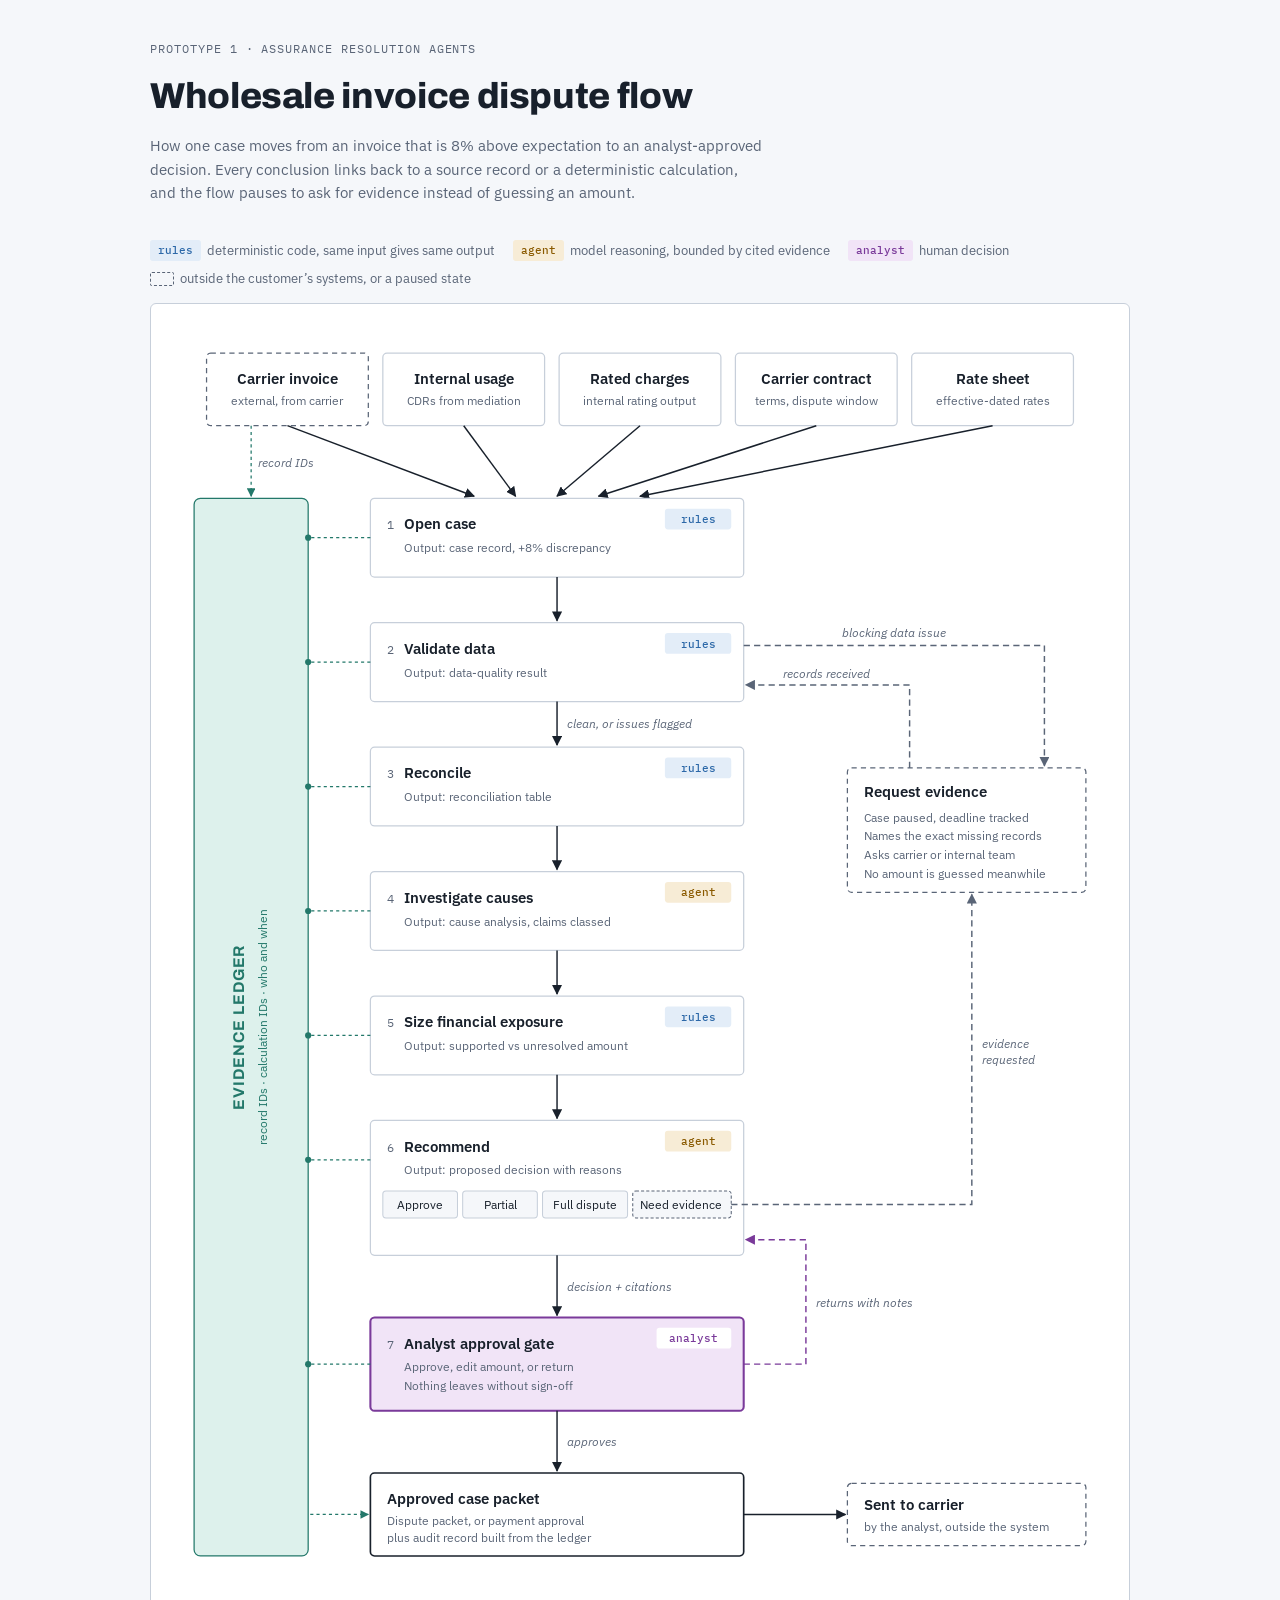
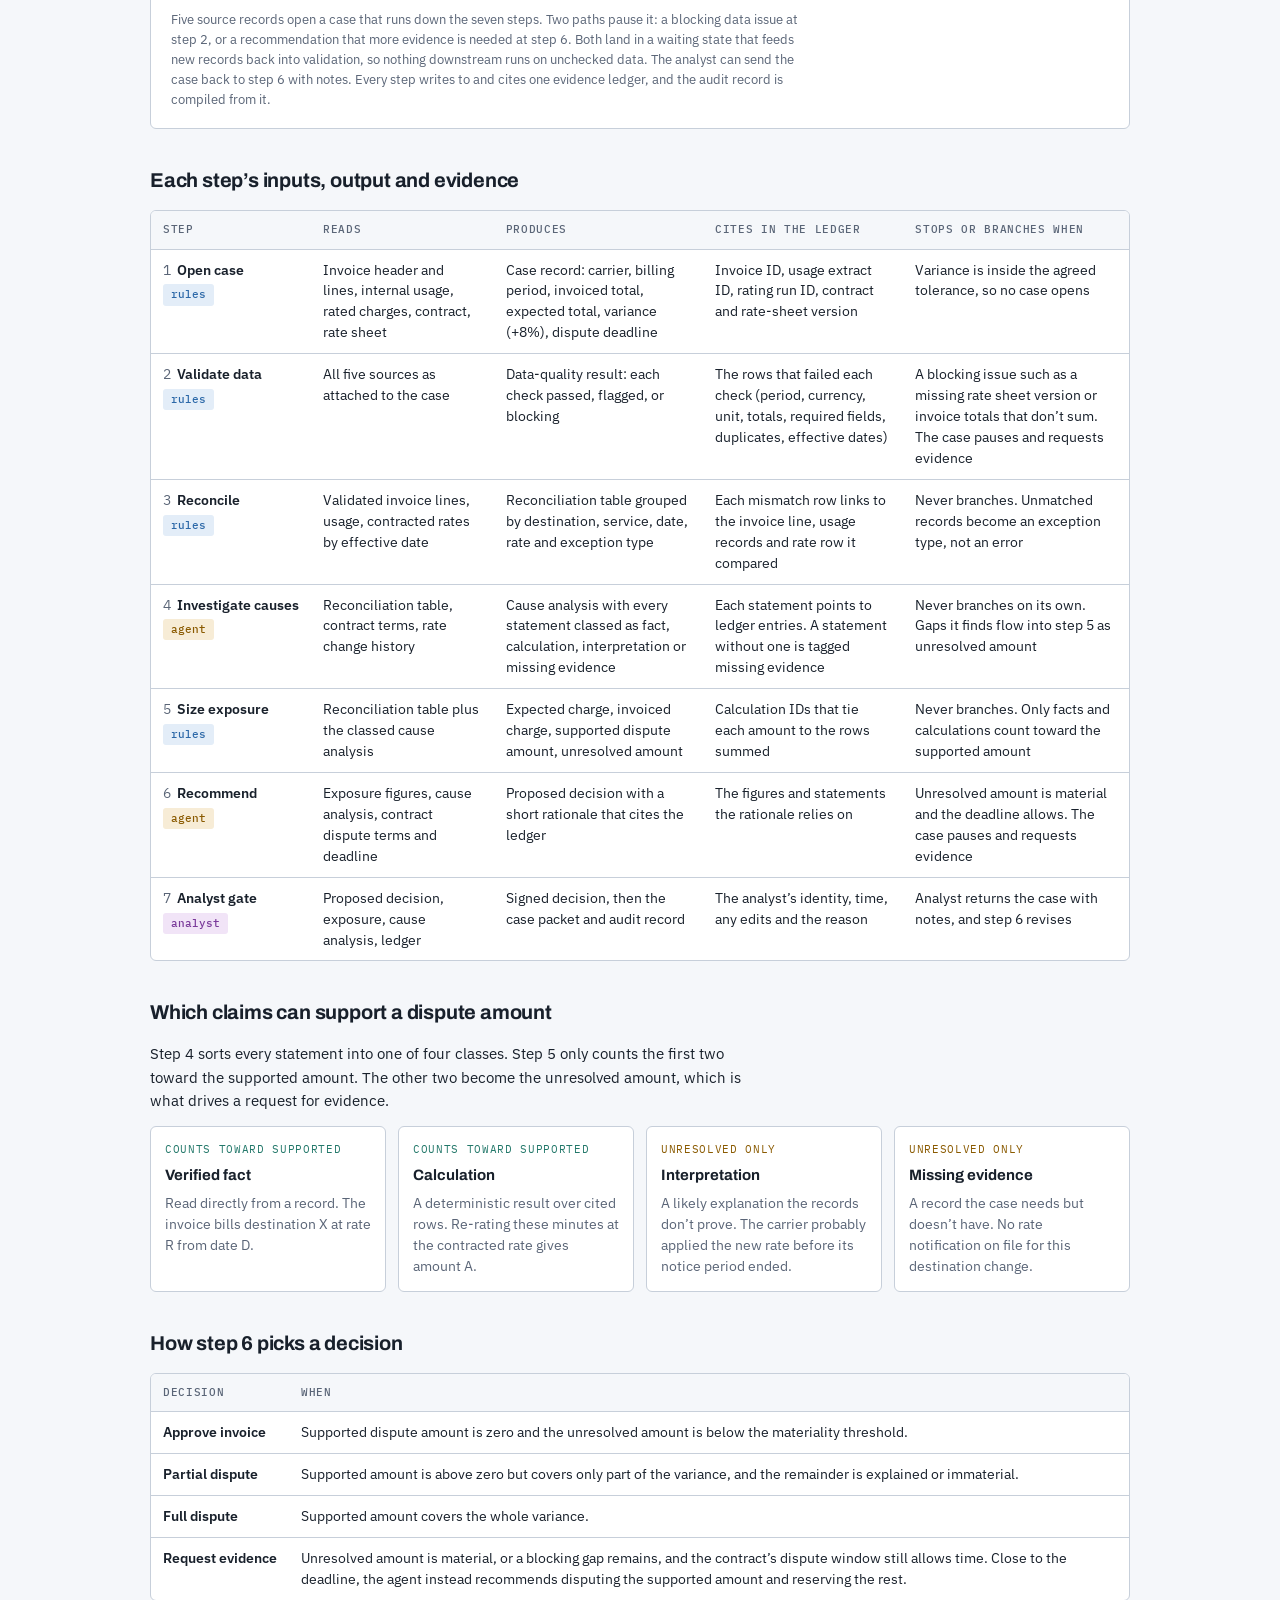
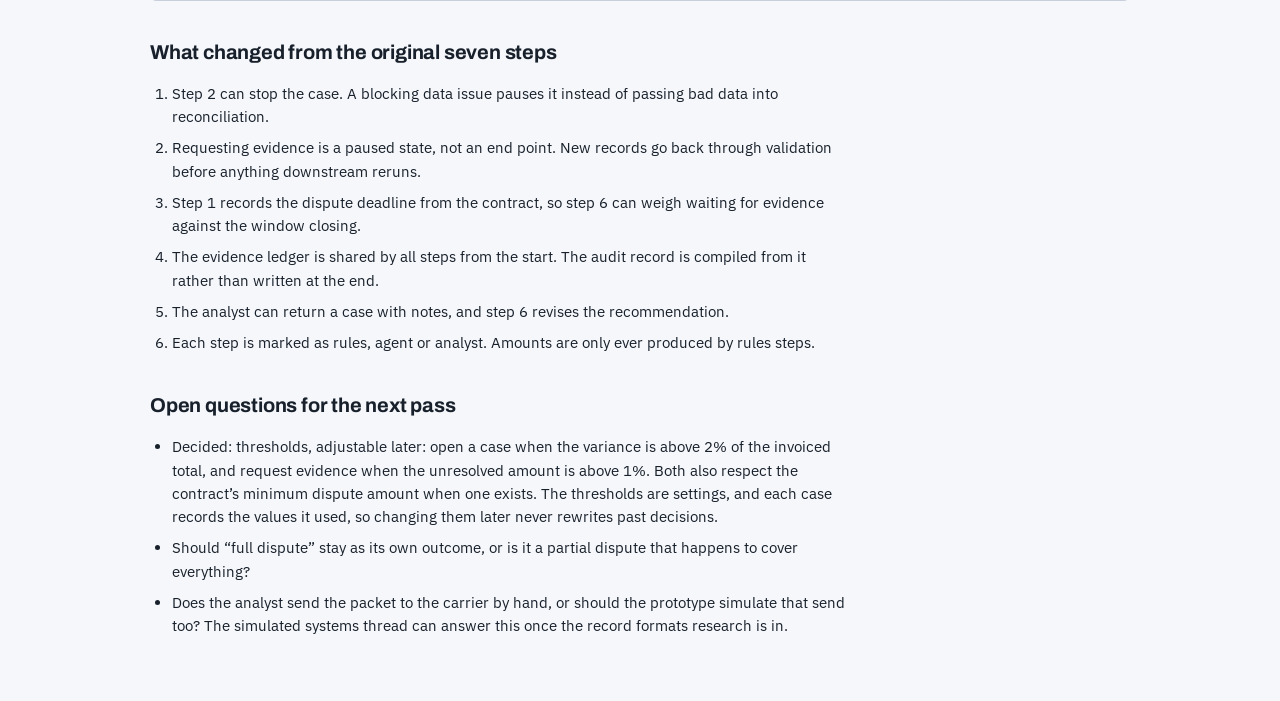
<file: prototypes/tele-prototypes/flow-diagram.html>
<!doctype html>
<html lang="en">
<head>
<meta charset="utf-8">
<meta name="viewport" content="width=device-width,initial-scale=1">
<title>Invoice Dispute Resolution Flow</title>
<!-- Copy of the published artifact https://claude.ai/artifact/XLPHPA893GkoasUvaCZiqi -->
<link rel="stylesheet" href="https://fonts.googleapis.com/css2?family=Archivo:wght@500;700;800&family=IBM+Plex+Sans:wght@400;500;600&family=IBM+Plex+Mono:wght@400;500&display=swap">
<style>
/* Layout: single reading column; the flow figure is the centerpiece, step detail and rules follow as reference tables. */
:root {
  --bg: #F5F7FA; --surface: #FFFFFF; --fg: #18202B; --muted: #5A6577; --line: #C7CFDA;
  --rules: #2C68A8; --rules-soft: #E3EDF8;
  --agent: #8A5A00; --agent-soft: #F7ECD6;
  --analyst: #7A3A9A; --analyst-soft: #F1E4F7;
  --ledger: #23786A; --ledger-soft: #DDF1EC;
  --f-display: "Archivo", "Helvetica Neue", Arial, sans-serif;
  --f-body: "IBM Plex Sans", "Segoe UI", system-ui, sans-serif;
  --f-mono: "IBM Plex Mono", ui-monospace, Menlo, monospace;
}
@media (prefers-color-scheme: dark) { :root:not([data-theme="light"]) {
  --bg: #10151C; --surface: #18202A; --fg: #E5E9EF; --muted: #9AA5B5; --line: #34414F;
  --rules: #84B6EA; --rules-soft: #1C2D42; --agent: #E3B25A; --agent-soft: #3A2D14;
  --analyst: #CC9DE8; --analyst-soft: #33213E; --ledger: #6DC6B2; --ledger-soft: #15322D; color-scheme: dark } }
:root[data-theme="dark"] {
  --bg: #10151C; --surface: #18202A; --fg: #E5E9EF; --muted: #9AA5B5; --line: #34414F;
  --rules: #84B6EA; --rules-soft: #1C2D42; --agent: #E3B25A; --agent-soft: #3A2D14;
  --analyst: #CC9DE8; --analyst-soft: #33213E; --ledger: #6DC6B2; --ledger-soft: #15322D; color-scheme: dark }

body { margin: 0; background: var(--bg); color: var(--fg); font-family: var(--f-body); font-size: 15px; line-height: 1.55; }
.wrap { max-width: 980px; margin: 0 auto; padding-inline: 20px; padding-block: 40px 64px; display: flex; flex-direction: column; gap: 36px; }
h1, h2 { font-family: var(--f-display); text-wrap: balance; margin: 0; letter-spacing: -0.01em; }
h1 { font-size: clamp(26px, 4vw, 36px); font-weight: 800; }
h2 { font-size: 20px; font-weight: 700; }
p { margin: 0; max-width: 68ch; }
.eyebrow { font-family: var(--f-mono); font-size: 12px; text-transform: uppercase; letter-spacing: 0.08em; color: var(--muted); }
header { display: flex; flex-direction: column; gap: 10px; }
.lede { color: var(--muted); }
section { display: flex; flex-direction: column; gap: 14px; }

.legend { display: flex; flex-wrap: wrap; gap: 8px 18px; font-size: 13px; color: var(--muted); }
.legend span { display: inline-flex; align-items: center; gap: 6px; }
.chip { font-family: var(--f-mono); font-size: 11px; padding: 2px 8px; border-radius: 3px; font-weight: 500; }
.c-rules { background: var(--rules-soft); color: var(--rules); }
.c-agent { background: var(--agent-soft); color: var(--agent); }
.c-analyst { background: var(--analyst-soft); color: var(--analyst); }
.c-ledger { background: var(--ledger-soft); color: var(--ledger); }
.swatch-dash { width: 22px; height: 12px; border: 1.5px dashed var(--muted); border-radius: 2px; }

figure { margin: 0; background: var(--surface); border: 1px solid var(--line); border-radius: 6px; padding-block: 18px; padding-inline: 12px; display: flex; flex-direction: column; gap: 12px; }
.scroll { overflow-x: auto; }
svg.flow { display: block; width: 100%; min-width: 720px; height: auto; color: var(--fg); font-family: var(--f-body); }
figcaption { font-size: 13px; color: var(--muted); padding-inline: 8px; max-width: 80ch; }

/* SVG parts */
.box { fill: var(--surface); stroke: var(--line); stroke-width: 1.2; }
.box-ext { fill: var(--surface); stroke: var(--muted); stroke-width: 1.2; stroke-dasharray: 5 4; }
.box-gate { fill: var(--analyst-soft); stroke: var(--analyst); stroke-width: 2; }
.box-out { fill: var(--surface); stroke: var(--fg); stroke-width: 1.6; }
.rail { fill: var(--ledger-soft); stroke: var(--ledger); stroke-width: 1.2; }
.t-title { fill: var(--fg); font-size: 14px; font-weight: 600; }
.t-sub { fill: var(--muted); font-size: 12px; }
.t-label { fill: var(--muted); font-size: 11.5px; font-style: italic; }
.t-num { fill: var(--muted); font-family: var(--f-mono); font-size: 12px; }
.t-rail { fill: var(--ledger); font-family: var(--f-display); font-size: 15px; font-weight: 700; letter-spacing: 0.06em; }
.t-rail-sub { fill: var(--ledger); font-size: 11.5px; }
.flowline { stroke: var(--fg); stroke-width: 1.4; fill: none; }
.branch { stroke: var(--muted); stroke-width: 1.4; fill: none; stroke-dasharray: 6 4; }
.loop-analyst { stroke: var(--analyst); stroke-width: 1.4; fill: none; stroke-dasharray: 6 4; }
.cite { stroke: var(--ledger); stroke-width: 1.2; fill: none; stroke-dasharray: 3 3; }
.mk-fg { fill: var(--fg); } .mk-muted { fill: var(--muted); } .mk-analyst { fill: var(--analyst); } .mk-ledger { fill: var(--ledger); }
.dot { fill: var(--ledger); }
.b-rules rect { fill: var(--rules-soft); } .b-rules text { fill: var(--rules); }
.b-agent rect { fill: var(--agent-soft); } .b-agent text { fill: var(--agent); }
.b-analyst rect { fill: var(--surface); } .b-analyst text { fill: var(--analyst); }
.badge text { font-family: var(--f-mono); font-size: 10.5px; font-weight: 500; }
.opt rect { fill: var(--bg); stroke: var(--line); }
.opt text { fill: var(--fg); font-size: 11.5px; }
.opt-ev rect { fill: var(--bg); stroke: var(--muted); stroke-dasharray: 3 2; }

/* Tables */
.tbl { overflow-x: auto; border: 1px solid var(--line); border-radius: 6px; background: var(--surface); }
table { border-collapse: collapse; width: 100%; min-width: 760px; font-size: 13.5px; }
th, td { text-align: left; vertical-align: top; padding: 10px 12px; border-bottom: 1px solid var(--line); }
tr:last-child td { border-bottom: none; }
th { font-family: var(--f-mono); font-size: 11px; text-transform: uppercase; letter-spacing: 0.06em; color: var(--muted); font-weight: 500; background: var(--bg); }
td.step { white-space: nowrap; font-weight: 600; }
td.step .n { font-family: var(--f-mono); color: var(--muted); margin-right: 6px; font-weight: 400; }
td .chip { display: inline-block; margin-top: 4px; }

.classes { display: grid; grid-template-columns: repeat(auto-fit, minmax(200px, 1fr)); gap: 12px; }
.cls { background: var(--surface); border: 1px solid var(--line); border-radius: 6px; padding: 14px; display: flex; flex-direction: column; gap: 6px; min-width: 0; }
.cls h3 { margin: 0; font-family: var(--f-display); font-size: 15px; }
.cls p { font-size: 13.5px; color: var(--muted); }
.cls .tag { font-family: var(--f-mono); font-size: 11px; text-transform: uppercase; letter-spacing: 0.06em; }
.tag.yes { color: var(--ledger); } .tag.no { color: var(--agent); }

ol.changes, ul.open { margin: 0; padding-left: 22px; display: flex; flex-direction: column; gap: 8px; max-width: 75ch; }
code { font-family: var(--f-mono); font-size: 0.92em; }
</style>
</head>
<body>
<div class="wrap">
  <header>
    <div class="eyebrow">Prototype 1 · Assurance Resolution Agents</div>
    <h1>Wholesale invoice dispute flow</h1>
    <p class="lede">How one case moves from an invoice that is 8% above expectation to an analyst-approved decision. Every conclusion links back to a source record or a deterministic calculation, and the flow pauses to ask for evidence instead of guessing an amount.</p>
  </header>

  <section>
    <div class="legend">
      <span><span class="chip c-rules">rules</span> deterministic code, same input gives same output</span>
      <span><span class="chip c-agent">agent</span> model reasoning, bounded by cited evidence</span>
      <span><span class="chip c-analyst">analyst</span> human decision</span>
      <span><span class="swatch-dash"></span> outside the customer’s systems, or a paused state</span>
    </div>

    <figure>
      <div class="scroll">
      <svg class="flow" viewBox="0 0 920 1230" role="img" aria-label="Flow from five source records through seven steps: open case, validate, reconcile, investigate causes, size exposure, recommend, and an analyst approval gate, ending in an approved case packet. Blocking data issues and evidence gaps pause the case in a request-evidence state that feeds back into validation. The analyst can return the case to the recommendation step. Every step writes to and cites a shared evidence ledger that becomes the audit record.">
        <defs>
          <marker id="a-fg" viewBox="0 0 10 10" refX="9" refY="5" markerWidth="7" markerHeight="7" orient="auto-start-reverse"><path d="M0,0 L10,5 L0,10 z" class="mk-fg"/></marker>
          <marker id="a-muted" viewBox="0 0 10 10" refX="9" refY="5" markerWidth="7" markerHeight="7" orient="auto-start-reverse"><path d="M0,0 L10,5 L0,10 z" class="mk-muted"/></marker>
          <marker id="a-analyst" viewBox="0 0 10 10" refX="9" refY="5" markerWidth="7" markerHeight="7" orient="auto-start-reverse"><path d="M0,0 L10,5 L0,10 z" class="mk-analyst"/></marker>
          <marker id="a-ledger" viewBox="0 0 10 10" refX="9" refY="5" markerWidth="7" markerHeight="7" orient="auto-start-reverse"><path d="M0,0 L10,5 L0,10 z" class="mk-ledger"/></marker>
        </defs>

        <!-- Source records -->
        <rect class="box-ext" x="42" y="30" width="156" height="70" rx="4"/>
        <text class="t-title" x="120" y="60" text-anchor="middle">Carrier invoice</text>
        <text class="t-sub" x="120" y="80" text-anchor="middle">external, from carrier</text>

        <rect class="box" x="212" y="30" width="156" height="70" rx="4"/>
        <text class="t-title" x="290" y="60" text-anchor="middle">Internal usage</text>
        <text class="t-sub" x="290" y="80" text-anchor="middle">CDRs from mediation</text>

        <rect class="box" x="382" y="30" width="156" height="70" rx="4"/>
        <text class="t-title" x="460" y="60" text-anchor="middle">Rated charges</text>
        <text class="t-sub" x="460" y="80" text-anchor="middle">internal rating output</text>

        <rect class="box" x="552" y="30" width="156" height="70" rx="4"/>
        <text class="t-title" x="630" y="60" text-anchor="middle">Carrier contract</text>
        <text class="t-sub" x="630" y="80" text-anchor="middle">terms, dispute window</text>

        <rect class="box" x="722" y="30" width="156" height="70" rx="4"/>
        <text class="t-title" x="800" y="60" text-anchor="middle">Rate sheet</text>
        <text class="t-sub" x="800" y="80" text-anchor="middle">effective-dated rates</text>

        <!-- sources into step 1 -->
        <line class="flowline" x1="120" y1="100" x2="300" y2="168" marker-end="url(#a-fg)"/>
        <line class="flowline" x1="290" y1="100" x2="340" y2="168" marker-end="url(#a-fg)"/>
        <line class="flowline" x1="460" y1="100" x2="380" y2="168" marker-end="url(#a-fg)"/>
        <line class="flowline" x1="630" y1="100" x2="420" y2="168" marker-end="url(#a-fg)"/>
        <line class="flowline" x1="800" y1="100" x2="460" y2="168" marker-end="url(#a-fg)"/>

        <!-- Evidence ledger rail -->
        <line class="cite" x1="85" y1="100" x2="85" y2="168" marker-end="url(#a-ledger)"/>
        <text class="t-label" x="92" y="140">record IDs</text>
        <rect class="rail" x="30" y="170" width="110" height="1020" rx="6"/>
        <text class="t-rail" x="78" y="680" text-anchor="middle" transform="rotate(-90 78 680)">EVIDENCE LEDGER</text>
        <text class="t-rail-sub" x="100" y="680" text-anchor="middle" transform="rotate(-90 100 680)">record IDs · calculation IDs · who and when</text>

        <!-- Step 1 -->
        <rect class="box" x="200" y="170" width="360" height="76" rx="4"/>
        <text class="t-num" x="216" y="200">1</text><text class="t-title" x="232" y="200">Open case</text>
        <text class="t-sub" x="232" y="222">Output: case record, +8% discrepancy</text>
        <g class="badge b-rules"><rect x="484" y="180" width="64" height="20" rx="3"/><text x="516" y="194" text-anchor="middle">rules</text></g>
        <line class="cite" x1="200" y1="208" x2="142" y2="208"/><circle class="dot" cx="140" cy="208" r="3"/>
        <line class="flowline" x1="380" y1="246" x2="380" y2="288" marker-end="url(#a-fg)"/>

        <!-- Step 2 -->
        <rect class="box" x="200" y="290" width="360" height="76" rx="4"/>
        <text class="t-num" x="216" y="320">2</text><text class="t-title" x="232" y="320">Validate data</text>
        <text class="t-sub" x="232" y="342">Output: data-quality result</text>
        <g class="badge b-rules"><rect x="484" y="300" width="64" height="20" rx="3"/><text x="516" y="314" text-anchor="middle">rules</text></g>
        <line class="cite" x1="200" y1="328" x2="142" y2="328"/><circle class="dot" cx="140" cy="328" r="3"/>
        <line class="flowline" x1="380" y1="366" x2="380" y2="408" marker-end="url(#a-fg)"/>
        <text class="t-label" x="390" y="392">clean, or issues flagged</text>

        <!-- Request evidence (paused state) -->
        <path class="branch" d="M560,312 H850 V428" marker-end="url(#a-muted)"/>
        <text class="t-label" x="705" y="304" text-anchor="middle">blocking data issue</text>
        <path class="branch" d="M720,430 V350 H562" marker-end="url(#a-muted)"/>
        <text class="t-label" x="640" y="343" text-anchor="middle">records received</text>
        <rect class="box-ext" x="660" y="430" width="230" height="120" rx="4"/>
        <text class="t-title" x="676" y="458">Request evidence</text>
        <text class="t-sub" x="676" y="482">Case paused, deadline tracked</text>
        <text class="t-sub" x="676" y="500">Names the exact missing records</text>
        <text class="t-sub" x="676" y="518">Asks carrier or internal team</text>
        <text class="t-sub" x="676" y="536">No amount is guessed meanwhile</text>

        <!-- Step 3 -->
        <rect class="box" x="200" y="410" width="360" height="76" rx="4"/>
        <text class="t-num" x="216" y="440">3</text><text class="t-title" x="232" y="440">Reconcile</text>
        <text class="t-sub" x="232" y="462">Output: reconciliation table</text>
        <g class="badge b-rules"><rect x="484" y="420" width="64" height="20" rx="3"/><text x="516" y="434" text-anchor="middle">rules</text></g>
        <line class="cite" x1="200" y1="448" x2="142" y2="448"/><circle class="dot" cx="140" cy="448" r="3"/>
        <line class="flowline" x1="380" y1="486" x2="380" y2="528" marker-end="url(#a-fg)"/>

        <!-- Step 4 -->
        <rect class="box" x="200" y="530" width="360" height="76" rx="4"/>
        <text class="t-num" x="216" y="560">4</text><text class="t-title" x="232" y="560">Investigate causes</text>
        <text class="t-sub" x="232" y="582">Output: cause analysis, claims classed</text>
        <g class="badge b-agent"><rect x="484" y="540" width="64" height="20" rx="3"/><text x="516" y="554" text-anchor="middle">agent</text></g>
        <line class="cite" x1="200" y1="568" x2="142" y2="568"/><circle class="dot" cx="140" cy="568" r="3"/>
        <line class="flowline" x1="380" y1="606" x2="380" y2="648" marker-end="url(#a-fg)"/>

        <!-- Step 5 -->
        <rect class="box" x="200" y="650" width="360" height="76" rx="4"/>
        <text class="t-num" x="216" y="680">5</text><text class="t-title" x="232" y="680">Size financial exposure</text>
        <text class="t-sub" x="232" y="702">Output: supported vs unresolved amount</text>
        <g class="badge b-rules"><rect x="484" y="660" width="64" height="20" rx="3"/><text x="516" y="674" text-anchor="middle">rules</text></g>
        <line class="cite" x1="200" y1="688" x2="142" y2="688"/><circle class="dot" cx="140" cy="688" r="3"/>
        <line class="flowline" x1="380" y1="726" x2="380" y2="768" marker-end="url(#a-fg)"/>

        <!-- Step 6 -->
        <rect class="box" x="200" y="770" width="360" height="130" rx="4"/>
        <text class="t-num" x="216" y="800">6</text><text class="t-title" x="232" y="800">Recommend</text>
        <text class="t-sub" x="232" y="822">Output: proposed decision with reasons</text>
        <g class="badge b-agent"><rect x="484" y="780" width="64" height="20" rx="3"/><text x="516" y="794" text-anchor="middle">agent</text></g>
        <g class="opt"><rect x="212" y="838" width="72" height="26" rx="3"/><text x="248" y="855" text-anchor="middle">Approve</text></g>
        <g class="opt"><rect x="289" y="838" width="72" height="26" rx="3"/><text x="325" y="855" text-anchor="middle">Partial</text></g>
        <g class="opt"><rect x="366" y="838" width="82" height="26" rx="3"/><text x="407" y="855" text-anchor="middle">Full dispute</text></g>
        <g class="opt opt-ev"><rect x="453" y="838" width="95" height="26" rx="3"/><text x="500" y="855" text-anchor="middle">Need evidence</text></g>
        <line class="cite" x1="200" y1="808" x2="142" y2="808"/><circle class="dot" cx="140" cy="808" r="3"/>
        <path class="branch" d="M548,851 H780 V552" marker-end="url(#a-muted)"/>
        <text class="t-label" x="790" y="700">evidence</text>
        <text class="t-label" x="790" y="716">requested</text>
        <line class="flowline" x1="380" y1="900" x2="380" y2="958" marker-end="url(#a-fg)"/>
        <text class="t-label" x="390" y="934">decision + citations</text>

        <!-- Step 7: analyst gate -->
        <rect class="box-gate" x="200" y="960" width="360" height="90" rx="4"/>
        <text class="t-num" x="216" y="990">7</text><text class="t-title" x="232" y="990">Analyst approval gate</text>
        <text class="t-sub" x="232" y="1012">Approve, edit amount, or return</text>
        <text class="t-sub" x="232" y="1030">Nothing leaves without sign-off</text>
        <g class="badge b-analyst"><rect x="476" y="970" width="72" height="20" rx="3"/><text x="512" y="984" text-anchor="middle">analyst</text></g>
        <line class="cite" x1="200" y1="1005" x2="142" y2="1005"/><circle class="dot" cx="140" cy="1005" r="3"/>
        <path class="loop-analyst" d="M560,1005 H620 V885 H562" marker-end="url(#a-analyst)"/>
        <text class="t-label" x="630" y="950">returns with notes</text>
        <line class="flowline" x1="380" y1="1050" x2="380" y2="1108" marker-end="url(#a-fg)"/>
        <text class="t-label" x="390" y="1084">approves</text>

        <!-- Output -->
        <rect class="box-out" x="200" y="1110" width="360" height="80" rx="4"/>
        <text class="t-title" x="216" y="1140">Approved case packet</text>
        <text class="t-sub" x="216" y="1160">Dispute packet, or payment approval</text>
        <text class="t-sub" x="216" y="1177">plus audit record built from the ledger</text>
        <line class="cite" x1="142" y1="1150" x2="198" y2="1150" marker-end="url(#a-ledger)"/>
        <line class="flowline" x1="560" y1="1150" x2="658" y2="1150" marker-end="url(#a-fg)"/>
        <rect class="box-ext" x="660" y="1120" width="230" height="60" rx="4"/>
        <text class="t-title" x="676" y="1146">Sent to carrier</text>
        <text class="t-sub" x="676" y="1166">by the analyst, outside the system</text>
      </svg>
      </div>
      <figcaption>Five source records open a case that runs down the seven steps. Two paths pause it: a blocking data issue at step 2, or a recommendation that more evidence is needed at step 6. Both land in a waiting state that feeds new records back into validation, so nothing downstream runs on unchecked data. The analyst can send the case back to step 6 with notes. Every step writes to and cites one evidence ledger, and the audit record is compiled from it.</figcaption>
    </figure>
  </section>

  <section>
    <h2>Each step’s inputs, output and evidence</h2>
    <div class="tbl">
      <table>
        <thead><tr><th>Step</th><th>Reads</th><th>Produces</th><th>Cites in the ledger</th><th>Stops or branches when</th></tr></thead>
        <tbody>
          <tr><td class="step"><span class="n">1</span>Open case<br><span class="chip c-rules">rules</span></td>
            <td>Invoice header and lines, internal usage, rated charges, contract, rate sheet</td>
            <td>Case record: carrier, billing period, invoiced total, expected total, variance (+8%), dispute deadline</td>
            <td>Invoice ID, usage extract ID, rating run ID, contract and rate-sheet version</td>
            <td>Variance is inside the agreed tolerance, so no case opens</td></tr>
          <tr><td class="step"><span class="n">2</span>Validate data<br><span class="chip c-rules">rules</span></td>
            <td>All five sources as attached to the case</td>
            <td>Data-quality result: each check passed, flagged, or blocking</td>
            <td>The rows that failed each check (period, currency, unit, totals, required fields, duplicates, effective dates)</td>
            <td>A blocking issue such as a missing rate sheet version or invoice totals that don’t sum. The case pauses and requests evidence</td></tr>
          <tr><td class="step"><span class="n">3</span>Reconcile<br><span class="chip c-rules">rules</span></td>
            <td>Validated invoice lines, usage, contracted rates by effective date</td>
            <td>Reconciliation table grouped by destination, service, date, rate and exception type</td>
            <td>Each mismatch row links to the invoice line, usage records and rate row it compared</td>
            <td>Never branches. Unmatched records become an exception type, not an error</td></tr>
          <tr><td class="step"><span class="n">4</span>Investigate causes<br><span class="chip c-agent">agent</span></td>
            <td>Reconciliation table, contract terms, rate change history</td>
            <td>Cause analysis with every statement classed as fact, calculation, interpretation or missing evidence</td>
            <td>Each statement points to ledger entries. A statement without one is tagged missing evidence</td>
            <td>Never branches on its own. Gaps it finds flow into step 5 as unresolved amount</td></tr>
          <tr><td class="step"><span class="n">5</span>Size exposure<br><span class="chip c-rules">rules</span></td>
            <td>Reconciliation table plus the classed cause analysis</td>
            <td>Expected charge, invoiced charge, supported dispute amount, unresolved amount</td>
            <td>Calculation IDs that tie each amount to the rows summed</td>
            <td>Never branches. Only facts and calculations count toward the supported amount</td></tr>
          <tr><td class="step"><span class="n">6</span>Recommend<br><span class="chip c-agent">agent</span></td>
            <td>Exposure figures, cause analysis, contract dispute terms and deadline</td>
            <td>Proposed decision with a short rationale that cites the ledger</td>
            <td>The figures and statements the rationale relies on</td>
            <td>Unresolved amount is material and the deadline allows. The case pauses and requests evidence</td></tr>
          <tr><td class="step"><span class="n">7</span>Analyst gate<br><span class="chip c-analyst">analyst</span></td>
            <td>Proposed decision, exposure, cause analysis, ledger</td>
            <td>Signed decision, then the case packet and audit record</td>
            <td>The analyst’s identity, time, any edits and the reason</td>
            <td>Analyst returns the case with notes, and step 6 revises</td></tr>
        </tbody>
      </table>
    </div>
  </section>

  <section>
    <h2>Which claims can support a dispute amount</h2>
    <p>Step 4 sorts every statement into one of four classes. Step 5 only counts the first two toward the supported amount. The other two become the unresolved amount, which is what drives a request for evidence.</p>
    <div class="classes">
      <div class="cls"><span class="tag yes">counts toward supported</span><h3>Verified fact</h3><p>Read directly from a record. The invoice bills destination X at rate R from date D.</p></div>
      <div class="cls"><span class="tag yes">counts toward supported</span><h3>Calculation</h3><p>A deterministic result over cited rows. Re-rating these minutes at the contracted rate gives amount A.</p></div>
      <div class="cls"><span class="tag no">unresolved only</span><h3>Interpretation</h3><p>A likely explanation the records don’t prove. The carrier probably applied the new rate before its notice period ended.</p></div>
      <div class="cls"><span class="tag no">unresolved only</span><h3>Missing evidence</h3><p>A record the case needs but doesn’t have. No rate notification on file for this destination change.</p></div>
    </div>
  </section>

  <section>
    <h2>How step 6 picks a decision</h2>
    <div class="tbl">
      <table>
        <thead><tr><th>Decision</th><th>When</th></tr></thead>
        <tbody>
          <tr><td class="step">Approve invoice</td><td>Supported dispute amount is zero and the unresolved amount is below the materiality threshold.</td></tr>
          <tr><td class="step">Partial dispute</td><td>Supported amount is above zero but covers only part of the variance, and the remainder is explained or immaterial.</td></tr>
          <tr><td class="step">Full dispute</td><td>Supported amount covers the whole variance.</td></tr>
          <tr><td class="step">Request evidence</td><td>Unresolved amount is material, or a blocking gap remains, and the contract’s dispute window still allows time. Close to the deadline, the agent instead recommends disputing the supported amount and reserving the rest.</td></tr>
        </tbody>
      </table>
    </div>
  </section>

  <section>
    <h2>What changed from the original seven steps</h2>
    <ol class="changes">
      <li>Step 2 can stop the case. A blocking data issue pauses it instead of passing bad data into reconciliation.</li>
      <li>Requesting evidence is a paused state, not an end point. New records go back through validation before anything downstream reruns.</li>
      <li>Step 1 records the dispute deadline from the contract, so step 6 can weigh waiting for evidence against the window closing.</li>
      <li>The evidence ledger is shared by all steps from the start. The audit record is compiled from it rather than written at the end.</li>
      <li>The analyst can return a case with notes, and step 6 revises the recommendation.</li>
      <li>Each step is marked as rules, agent or analyst. Amounts are only ever produced by rules steps.</li>
    </ol>
  </section>

  <section>
    <h2>Open questions for the next pass</h2>
    <ul class="open">
      <li>Decided: thresholds, adjustable later: open a case when the variance is above 2% of the invoiced total, and request evidence when the unresolved amount is above 1%. Both also respect the contract’s minimum dispute amount when one exists. The thresholds are settings, and each case records the values it used, so changing them later never rewrites past decisions.</li>
      <li>Should “full dispute” stay as its own outcome, or is it a partial dispute that happens to cover everything?</li>
      <li>Does the analyst send the packet to the carrier by hand, or should the prototype simulate that send too? The simulated systems thread can answer this once the record formats research is in.</li>
    </ul>
  </section>
</div>
</body>
</html>
</file>
